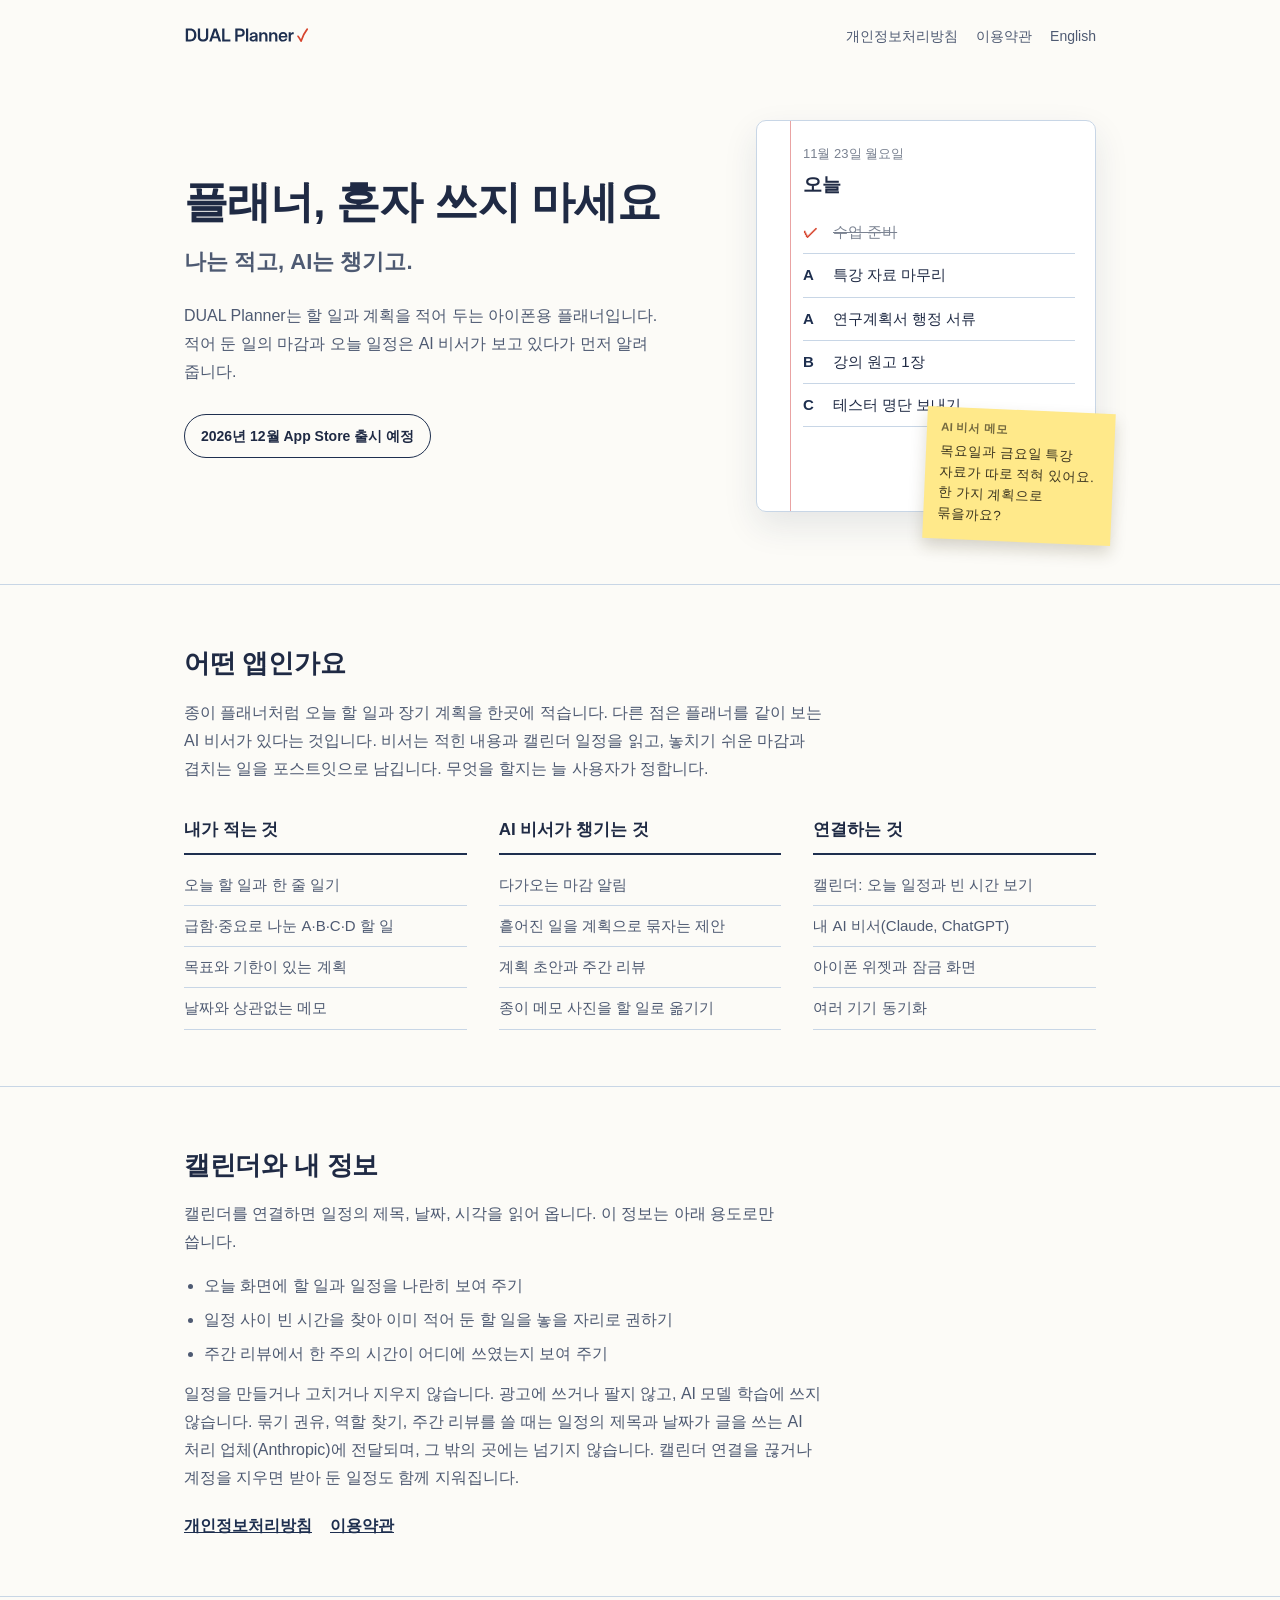
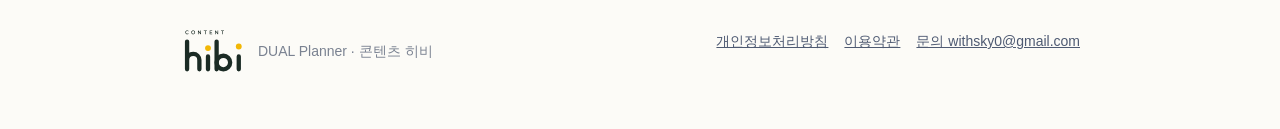
<file: index.html>
<!DOCTYPE html>
<html lang="ko"><head><meta charset="UTF-8"><meta name="viewport" content="width=device-width, initial-scale=1.0, viewport-fit=cover">
<title>DUAL Planner · 나는 적고, AI는 챙기고.</title>
<meta name="description" content="DUAL Planner는 할 일과 계획을 적어 두면 AI 비서가 마감과 일정을 챙겨 주는 아이폰용 플래너입니다.">
<link rel="icon" href="icons/icon-32.png"><link rel="apple-touch-icon" href="icons/icon-180.png"><link rel="stylesheet" href="style.css"></head>
<body>
<div class="wrap">
  <div class="top">
    <a href="./"><img src="brand/wordmark.svg" alt="DUAL Planner"></a>
    <nav><a href="legal/privacy.html">개인정보처리방침</a><a href="legal/terms.html">이용약관</a><a href="en.html" lang="en">English</a></nav>
  </div>

  <div class="hero">
    <div>
      <h1>플래너, 혼자 쓰지 마세요</h1>
      <p class="sub">나는 적고, AI는 챙기고.</p>
      <p class="lead">DUAL Planner는 할 일과 계획을 적어 두는 아이폰용 플래너입니다. 적어 둔 일의 마감과 오늘 일정은 AI 비서가 보고 있다가 먼저 알려 줍니다.</p>
      <span class="status">2026년 12월 App Store 출시 예정</span>
    </div>
    <div class="page" aria-label="앱 화면 예시 그림">
      <p class="day">11월 23일 월요일</p>
      <h2>오늘</h2>
      <ul>
        <li class="done"><b>✓</b><span>수업 준비</span></li>
        <li><b>A</b><span>특강 자료 마무리</span></li>
        <li><b>A</b><span>연구계획서 행정 서류</span></li>
        <li><b>B</b><span>강의 원고 1장</span></li>
        <li><b>C</b><span>테스터 명단 보내기</span></li>
      </ul>
      <div class="postit"><strong>AI 비서 메모</strong>목요일과 금요일 특강 자료가 따로 적혀 있어요. 한 가지 계획으로 묶을까요?</div>
    </div>
  </div>
</div>

<section>
  <div class="wrap">
    <h2>어떤 앱인가요</h2>
    <p>종이 플래너처럼 오늘 할 일과 장기 계획을 한곳에 적습니다. 다른 점은 플래너를 같이 보는 AI 비서가 있다는 것입니다. 비서는 적힌 내용과 캘린더 일정을 읽고, 놓치기 쉬운 마감과 겹치는 일을 포스트잇으로 남깁니다. 무엇을 할지는 늘 사용자가 정합니다.</p>
    <div class="cols">
      <div>
        <h3>내가 적는 것</h3>
        <ul>
          <li>오늘 할 일과 한 줄 일기</li>
          <li>급함·중요로 나눈 A·B·C·D 할 일</li>
          <li>목표와 기한이 있는 계획</li>
          <li>날짜와 상관없는 메모</li>
        </ul>
      </div>
      <div>
        <h3>AI 비서가 챙기는 것</h3>
        <ul>
          <li>다가오는 마감 알림</li>
          <li>흩어진 일을 계획으로 묶자는 제안</li>
          <li>계획 초안과 주간 리뷰</li>
          <li>종이 메모 사진을 할 일로 옮기기</li>
        </ul>
      </div>
      <div>
        <h3>연결하는 것</h3>
        <ul>
          <li>캘린더: 오늘 일정과 빈 시간 보기</li>
          <li>내 AI 비서(Claude, ChatGPT)</li>
          <li>아이폰 위젯과 잠금 화면</li>
          <li>여러 기기 동기화</li>
        </ul>
      </div>
    </div>
  </div>
</section>

<section class="data">
  <div class="wrap">
    <h2>캘린더와 내 정보</h2>
    <p>캘린더를 연결하면 일정의 제목, 날짜, 시각을 읽어 옵니다. 이 정보는 아래 용도로만 씁니다.</p>
    <ul>
      <li>오늘 화면에 할 일과 일정을 나란히 보여 주기</li>
      <li>일정 사이 빈 시간을 찾아 이미 적어 둔 할 일을 놓을 자리로 권하기</li>
      <li>주간 리뷰에서 한 주의 시간이 어디에 쓰였는지 보여 주기</li>
    </ul>
    <p>일정을 만들거나 고치거나 지우지 않습니다. 광고에 쓰거나 팔지 않고, AI 모델 학습에 쓰지 않습니다. 묶기 권유, 역할 찾기, 주간 리뷰를 쓸 때는 일정의 제목과 날짜가 글을 쓰는 AI 처리 업체(Anthropic)에 전달되며, 그 밖의 곳에는 넘기지 않습니다. 캘린더 연결을 끊거나 계정을 지우면 받아 둔 일정도 함께 지워집니다.</p>
    <p class="links"><a href="legal/privacy.html">개인정보처리방침</a><a href="legal/terms.html">이용약관</a></p>
  </div>
</section>

<footer>
  <div class="wrap">
    <span class="by"><img src="brand/hibi-logo.svg" alt="Content Hibi" width="60" height="44">DUAL Planner · 콘텐츠 히비</span>
    <span><a href="legal/privacy.html">개인정보처리방침</a><a href="legal/terms.html">이용약관</a><a href="mailto:withsky0@gmail.com">문의 withsky0@gmail.com</a></span>
  </div>
</footer>
</body></html>
</file>
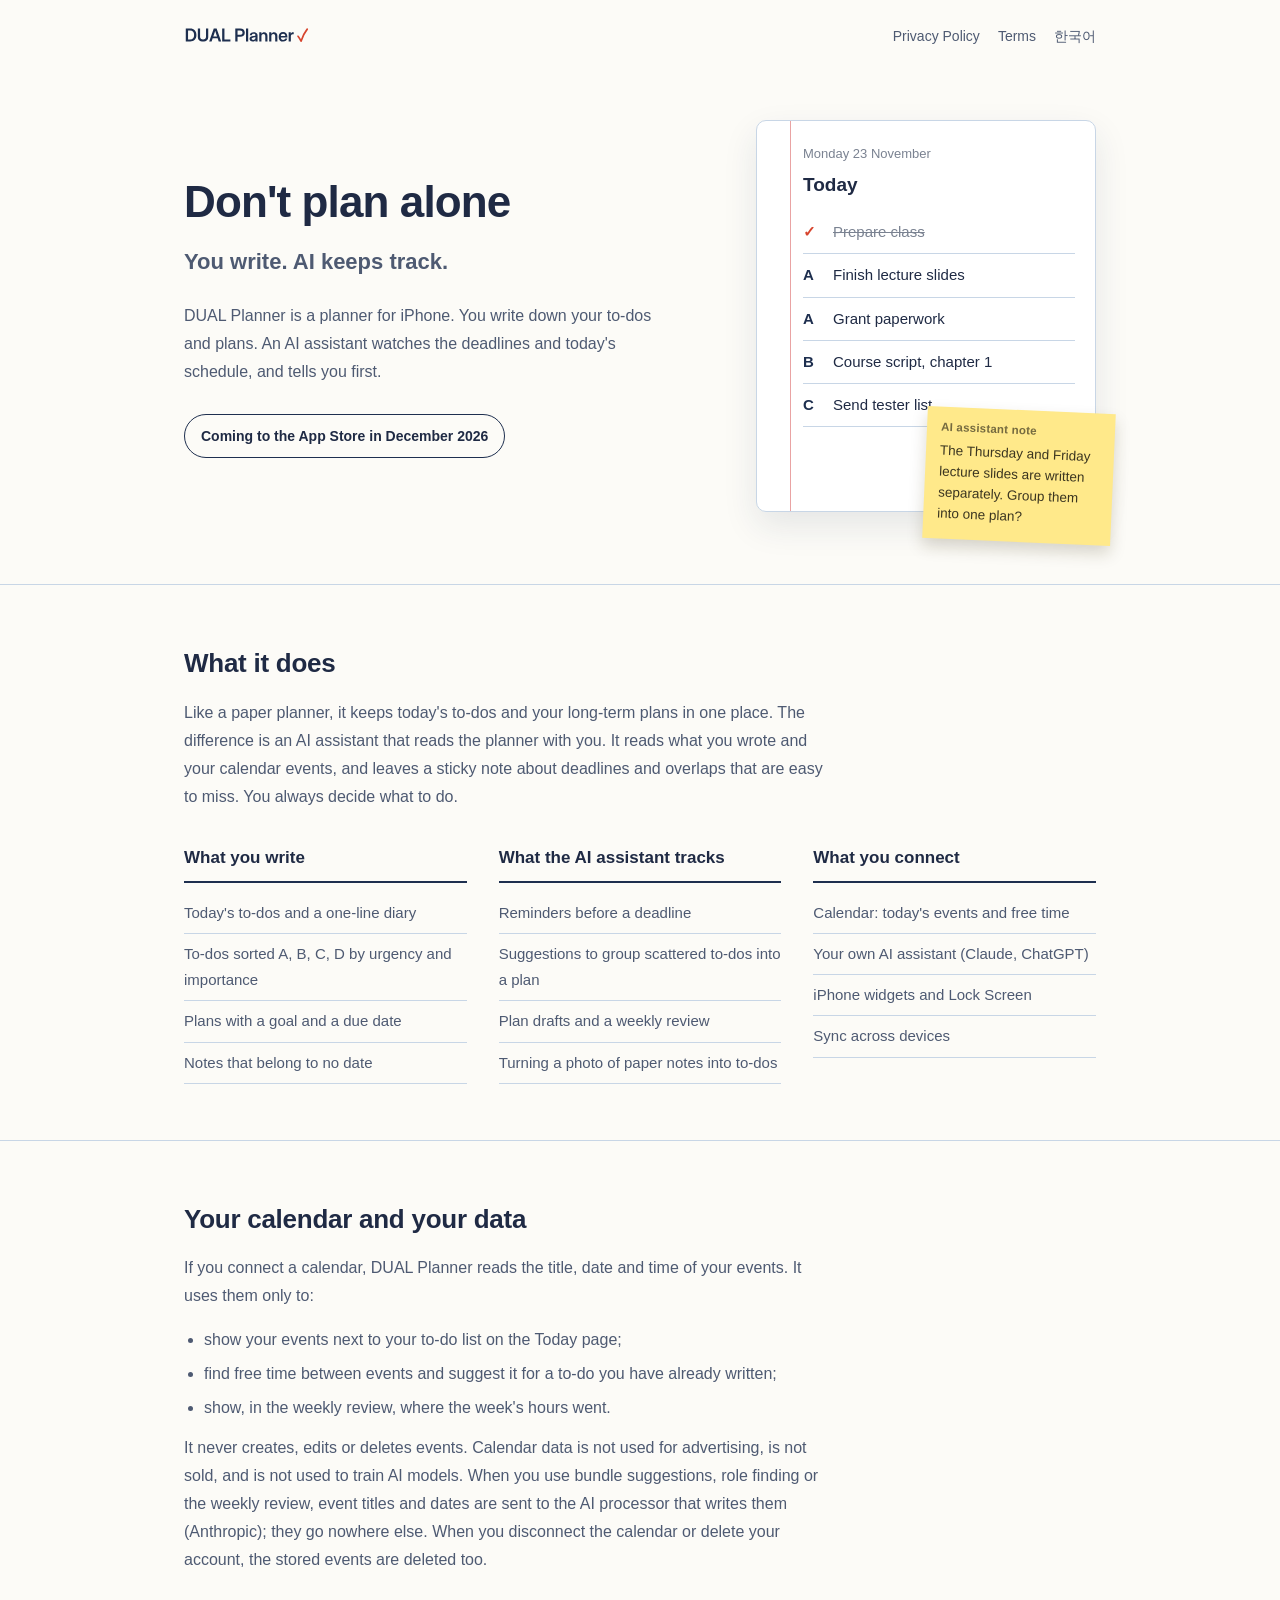
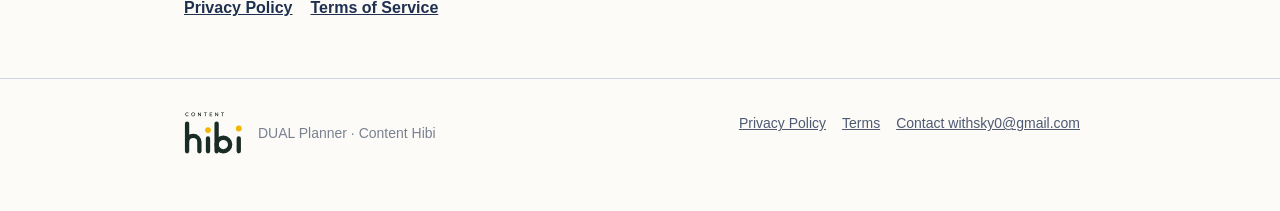
<file: en.html>
<!DOCTYPE html>
<html lang="en"><head><meta charset="UTF-8"><meta name="viewport" content="width=device-width, initial-scale=1.0, viewport-fit=cover">
<title>DUAL Planner · You write. AI keeps track.</title>
<meta name="description" content="DUAL Planner is an iPhone planner. You write down your to-dos and plans, and an AI assistant keeps track of deadlines and your schedule.">
<link rel="icon" href="icons/icon-32.png"><link rel="apple-touch-icon" href="icons/icon-180.png"><link rel="stylesheet" href="style.css"></head>
<body>
<div class="wrap">
  <div class="top">
    <a href="en.html"><img src="brand/wordmark.svg" alt="DUAL Planner"></a>
    <nav><a href="legal/privacy.en.html">Privacy Policy</a><a href="legal/terms.en.html">Terms</a><a href="./" lang="ko">한국어</a></nav>
  </div>

  <div class="hero">
    <div>
      <h1>Don't plan alone</h1>
      <p class="sub">You write. AI keeps track.</p>
      <p class="lead">DUAL Planner is a planner for iPhone. You write down your to-dos and plans. An AI assistant watches the deadlines and today's schedule, and tells you first.</p>
      <span class="status">Coming to the App Store in December 2026</span>
    </div>
    <div class="page" aria-label="Illustration of an app screen">
      <p class="day">Monday 23 November</p>
      <h2>Today</h2>
      <ul>
        <li class="done"><b>✓</b><span>Prepare class</span></li>
        <li><b>A</b><span>Finish lecture slides</span></li>
        <li><b>A</b><span>Grant paperwork</span></li>
        <li><b>B</b><span>Course script, chapter 1</span></li>
        <li><b>C</b><span>Send tester list</span></li>
      </ul>
      <div class="postit"><strong>AI assistant note</strong>The Thursday and Friday lecture slides are written separately. Group them into one plan?</div>
    </div>
  </div>
</div>

<section>
  <div class="wrap">
    <h2>What it does</h2>
    <p>Like a paper planner, it keeps today's to-dos and your long-term plans in one place. The difference is an AI assistant that reads the planner with you. It reads what you wrote and your calendar events, and leaves a sticky note about deadlines and overlaps that are easy to miss. You always decide what to do.</p>
    <div class="cols">
      <div>
        <h3>What you write</h3>
        <ul>
          <li>Today's to-dos and a one-line diary</li>
          <li>To-dos sorted A, B, C, D by urgency and importance</li>
          <li>Plans with a goal and a due date</li>
          <li>Notes that belong to no date</li>
        </ul>
      </div>
      <div>
        <h3>What the AI assistant tracks</h3>
        <ul>
          <li>Reminders before a deadline</li>
          <li>Suggestions to group scattered to-dos into a plan</li>
          <li>Plan drafts and a weekly review</li>
          <li>Turning a photo of paper notes into to-dos</li>
        </ul>
      </div>
      <div>
        <h3>What you connect</h3>
        <ul>
          <li>Calendar: today's events and free time</li>
          <li>Your own AI assistant (Claude, ChatGPT)</li>
          <li>iPhone widgets and Lock Screen</li>
          <li>Sync across devices</li>
        </ul>
      </div>
    </div>
  </div>
</section>

<section class="data">
  <div class="wrap">
    <h2>Your calendar and your data</h2>
    <p>If you connect a calendar, DUAL Planner reads the title, date and time of your events. It uses them only to:</p>
    <ul>
      <li>show your events next to your to-do list on the Today page;</li>
      <li>find free time between events and suggest it for a to-do you have already written;</li>
      <li>show, in the weekly review, where the week's hours went.</li>
    </ul>
    <p>It never creates, edits or deletes events. Calendar data is not used for advertising, is not sold, and is not used to train AI models. When you use bundle suggestions, role finding or the weekly review, event titles and dates are sent to the AI processor that writes them (Anthropic); they go nowhere else. When you disconnect the calendar or delete your account, the stored events are deleted too.</p>
    <p class="links"><a href="legal/privacy.en.html">Privacy Policy</a><a href="legal/terms.en.html">Terms of Service</a></p>
  </div>
</section>

<footer>
  <div class="wrap">
    <span class="by"><img src="brand/hibi-logo.svg" alt="Content Hibi" width="60" height="44">DUAL Planner · Content Hibi</span>
    <span><a href="legal/privacy.en.html">Privacy Policy</a><a href="legal/terms.en.html">Terms</a><a href="mailto:withsky0@gmail.com">Contact withsky0@gmail.com</a></span>
  </div>
</footer>
</body></html>
</file>
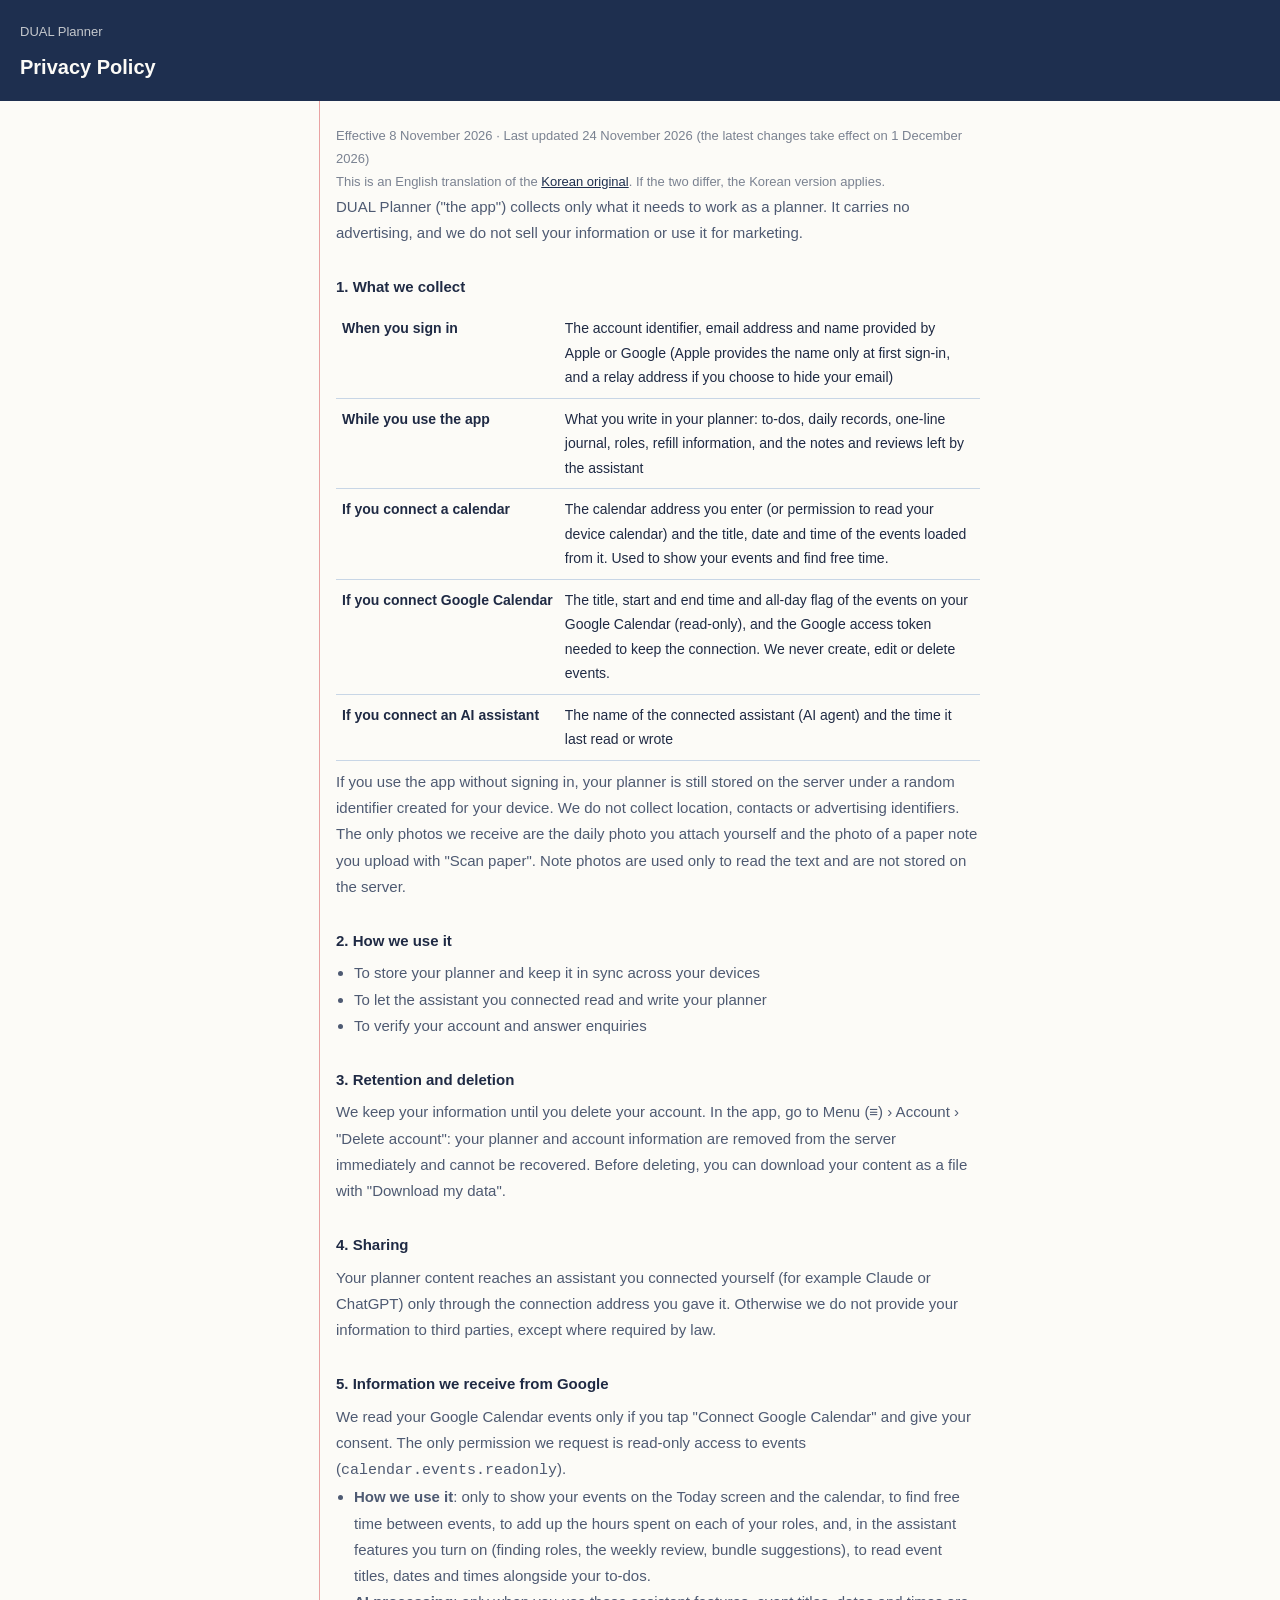
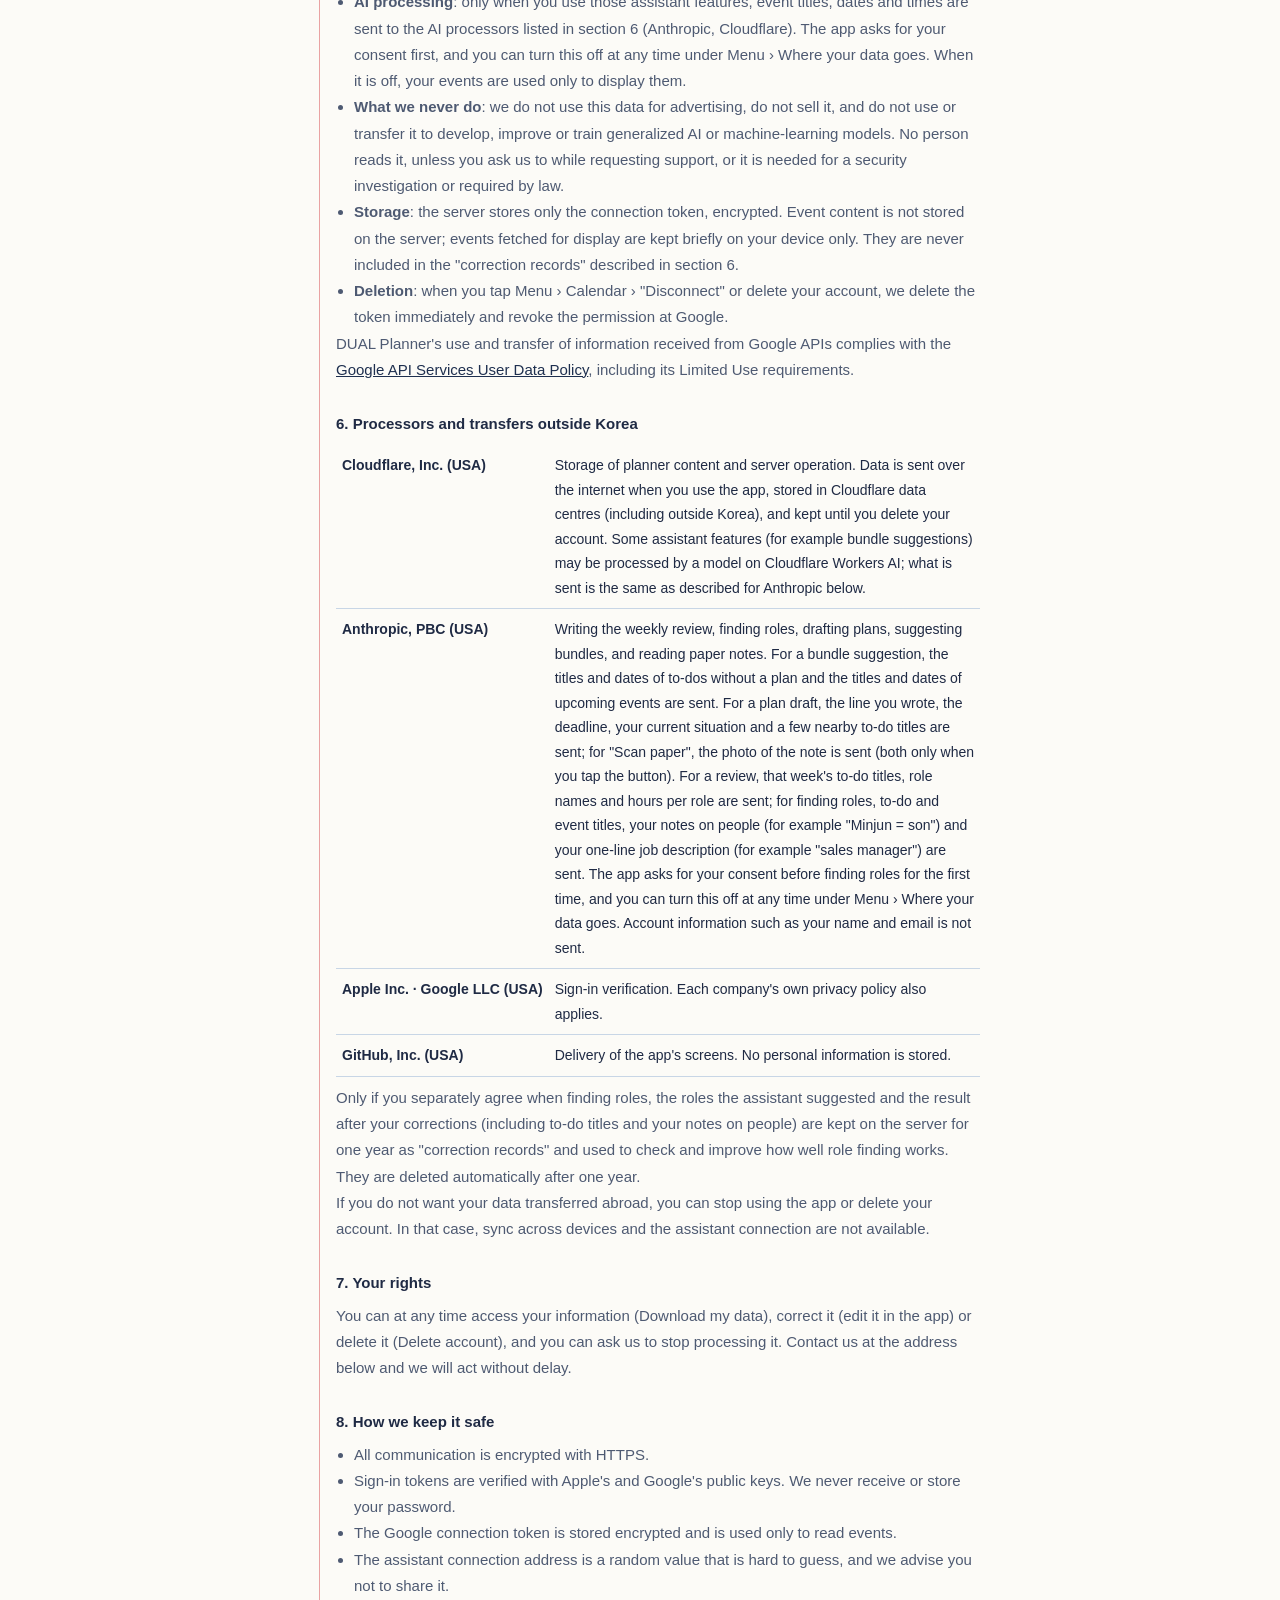
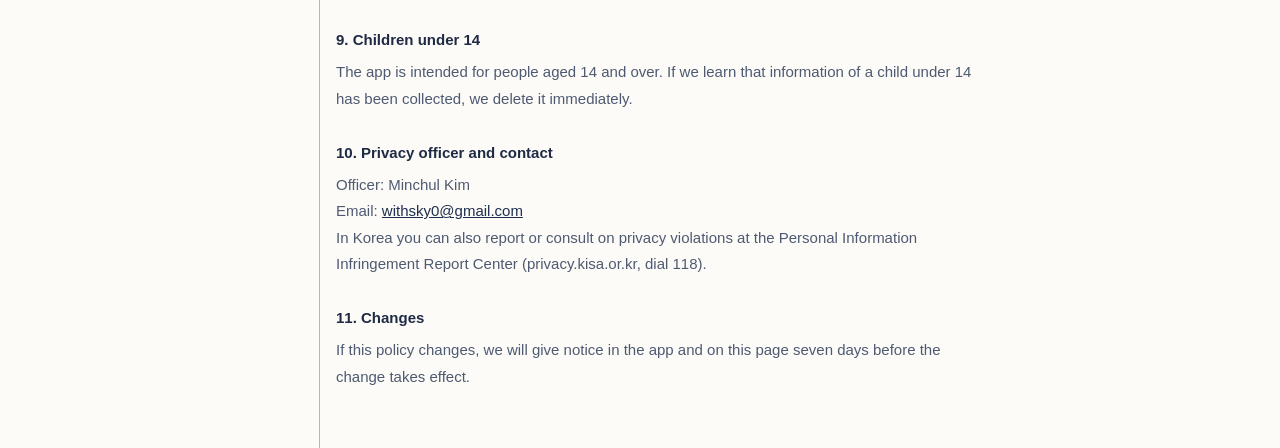
<file: legal/privacy.en.html>
<!DOCTYPE html>
<html lang="en"><head><meta charset="UTF-8"><meta name="viewport" content="width=device-width, initial-scale=1.0, viewport-fit=cover">
<title>Privacy Policy · DUAL Planner</title><link rel="icon" href="../icons/icon-32.png"><link rel="stylesheet" href="_style.css"></head>
<body>
<header><a href="../">DUAL Planner</a><h1>Privacy Policy</h1></header>
<main>
<p class="date">Effective 8 November 2026 · Last updated 24 November 2026 (the latest changes take effect on 1 December 2026)</p>
<p class="date">This is an English translation of the <a href="privacy.html">Korean original</a>. If the two differ, the Korean version applies.</p>
<p>DUAL Planner ("the app") collects only what it needs to work as a planner. It carries no advertising, and we do not sell your information or use it for marketing.</p>

<h2>1. What we collect</h2>
<table>
<tr><th>When you sign in</th><td>The account identifier, email address and name provided by Apple or Google (Apple provides the name only at first sign-in, and a relay address if you choose to hide your email)</td></tr>
<tr><th>While you use the app</th><td>What you write in your planner: to-dos, daily records, one-line journal, roles, refill information, and the notes and reviews left by the assistant</td></tr>
<tr><th>If you connect a calendar</th><td>The calendar address you enter (or permission to read your device calendar) and the title, date and time of the events loaded from it. Used to show your events and find free time.</td></tr>
<tr><th>If you connect Google Calendar</th><td>The title, start and end time and all-day flag of the events on your Google Calendar (read-only), and the Google access token needed to keep the connection. We never create, edit or delete events.</td></tr>
<tr><th>If you connect an AI assistant</th><td>The name of the connected assistant (AI agent) and the time it last read or wrote</td></tr>
</table>
<p>If you use the app without signing in, your planner is still stored on the server under a random identifier created for your device. We do not collect location, contacts or advertising identifiers. The only photos we receive are the daily photo you attach yourself and the photo of a paper note you upload with "Scan paper". Note photos are used only to read the text and are not stored on the server.</p>

<h2>2. How we use it</h2>
<ul>
<li>To store your planner and keep it in sync across your devices</li>
<li>To let the assistant you connected read and write your planner</li>
<li>To verify your account and answer enquiries</li>
</ul>

<h2>3. Retention and deletion</h2>
<p>We keep your information until you delete your account. In the app, go to Menu (≡) › Account › "Delete account": your planner and account information are removed from the server immediately and cannot be recovered. Before deleting, you can download your content as a file with "Download my data".</p>

<h2>4. Sharing</h2>
<p>Your planner content reaches an assistant you connected yourself (for example Claude or ChatGPT) only through the connection address you gave it. Otherwise we do not provide your information to third parties, except where required by law.</p>

<h2>5. Information we receive from Google</h2>
<p>We read your Google Calendar events only if you tap "Connect Google Calendar" and give your consent. The only permission we request is read-only access to events (<code>calendar.events.readonly</code>).</p>
<ul>
<li><b>How we use it</b>: only to show your events on the Today screen and the calendar, to find free time between events, to add up the hours spent on each of your roles, and, in the assistant features you turn on (finding roles, the weekly review, bundle suggestions), to read event titles, dates and times alongside your to-dos.</li>
<li><b>AI processing</b>: only when you use those assistant features, event titles, dates and times are sent to the AI processors listed in section 6 (Anthropic, Cloudflare). The app asks for your consent first, and you can turn this off at any time under Menu › Where your data goes. When it is off, your events are used only to display them.</li>
<li><b>What we never do</b>: we do not use this data for advertising, do not sell it, and do not use or transfer it to develop, improve or train generalized AI or machine-learning models. No person reads it, unless you ask us to while requesting support, or it is needed for a security investigation or required by law.</li>
<li><b>Storage</b>: the server stores only the connection token, encrypted. Event content is not stored on the server; events fetched for display are kept briefly on your device only. They are never included in the "correction records" described in section 6.</li>
<li><b>Deletion</b>: when you tap Menu › Calendar › "Disconnect" or delete your account, we delete the token immediately and revoke the permission at Google.</li>
</ul>
<p>DUAL Planner's use and transfer of information received from Google APIs complies with the <a href="https://developers.google.com/terms/api-services-user-data-policy">Google API Services User Data Policy</a>, including its Limited Use requirements.</p>

<h2>6. Processors and transfers outside Korea</h2>
<table>
<tr><th>Cloudflare, Inc. (USA)</th><td>Storage of planner content and server operation. Data is sent over the internet when you use the app, stored in Cloudflare data centres (including outside Korea), and kept until you delete your account. Some assistant features (for example bundle suggestions) may be processed by a model on Cloudflare Workers AI; what is sent is the same as described for Anthropic below.</td></tr>
<tr><th>Anthropic, PBC (USA)</th><td>Writing the weekly review, finding roles, drafting plans, suggesting bundles, and reading paper notes. For a bundle suggestion, the titles and dates of to-dos without a plan and the titles and dates of upcoming events are sent. For a plan draft, the line you wrote, the deadline, your current situation and a few nearby to-do titles are sent; for "Scan paper", the photo of the note is sent (both only when you tap the button). For a review, that week's to-do titles, role names and hours per role are sent; for finding roles, to-do and event titles, your notes on people (for example "Minjun = son") and your one-line job description (for example "sales manager") are sent. The app asks for your consent before finding roles for the first time, and you can turn this off at any time under Menu › Where your data goes. Account information such as your name and email is not sent.</td></tr>
<tr><th>Apple Inc. · Google LLC (USA)</th><td>Sign-in verification. Each company's own privacy policy also applies.</td></tr>
<tr><th>GitHub, Inc. (USA)</th><td>Delivery of the app's screens. No personal information is stored.</td></tr>
</table>
<p>Only if you separately agree when finding roles, the roles the assistant suggested and the result after your corrections (including to-do titles and your notes on people) are kept on the server for one year as "correction records" and used to check and improve how well role finding works. They are deleted automatically after one year.</p>
<p>If you do not want your data transferred abroad, you can stop using the app or delete your account. In that case, sync across devices and the assistant connection are not available.</p>

<h2>7. Your rights</h2>
<p>You can at any time access your information (Download my data), correct it (edit it in the app) or delete it (Delete account), and you can ask us to stop processing it. Contact us at the address below and we will act without delay.</p>

<h2>8. How we keep it safe</h2>
<ul>
<li>All communication is encrypted with HTTPS.</li>
<li>Sign-in tokens are verified with Apple's and Google's public keys. We never receive or store your password.</li>
<li>The Google connection token is stored encrypted and is used only to read events.</li>
<li>The assistant connection address is a random value that is hard to guess, and we advise you not to share it.</li>
</ul>

<h2>9. Children under 14</h2>
<p>The app is intended for people aged 14 and over. If we learn that information of a child under 14 has been collected, we delete it immediately.</p>

<h2>10. Privacy officer and contact</h2>
<p>Officer: Minchul Kim<br>Email: <a href="mailto:withsky0@gmail.com">withsky0@gmail.com</a></p>
<p>In Korea you can also report or consult on privacy violations at the Personal Information Infringement Report Center (privacy.kisa.or.kr, dial 118).</p>

<h2>11. Changes</h2>
<p>If this policy changes, we will give notice in the app and on this page seven days before the change takes effect.</p>
</main>
</body></html>
</file>
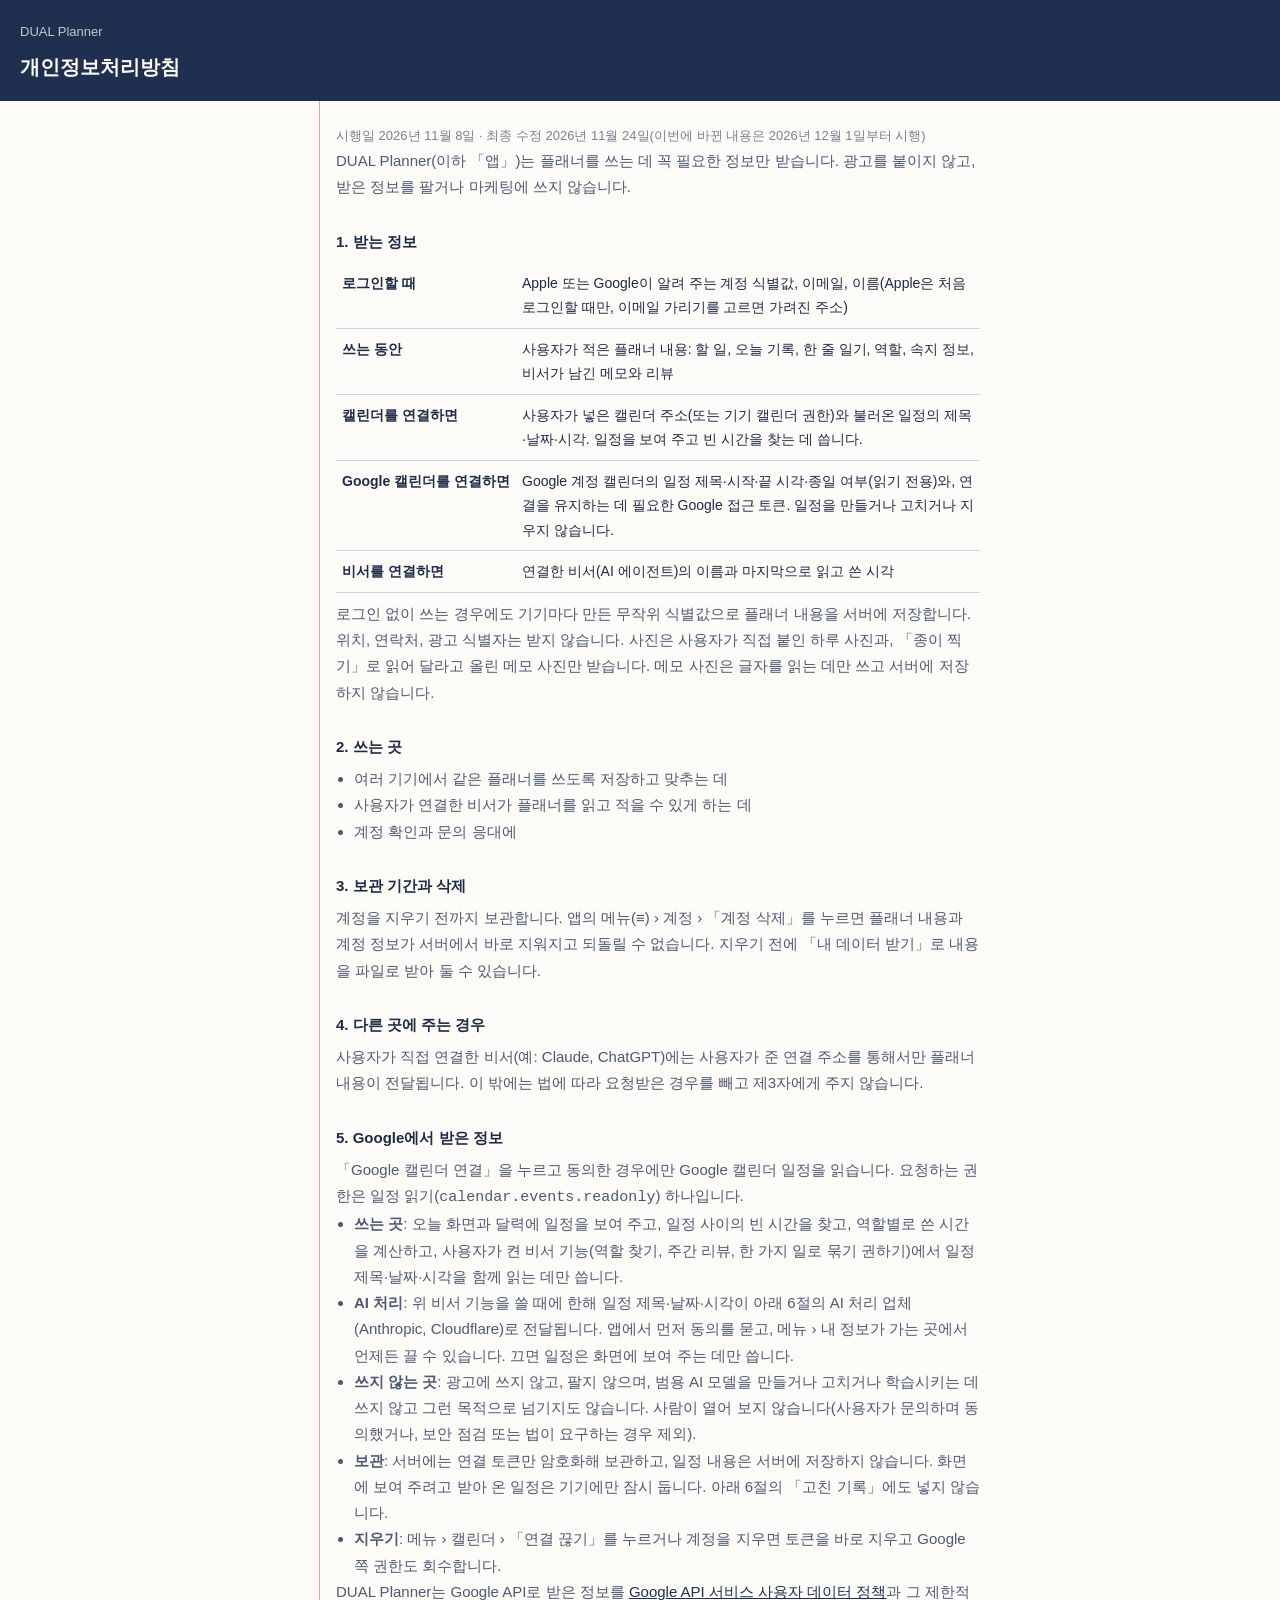
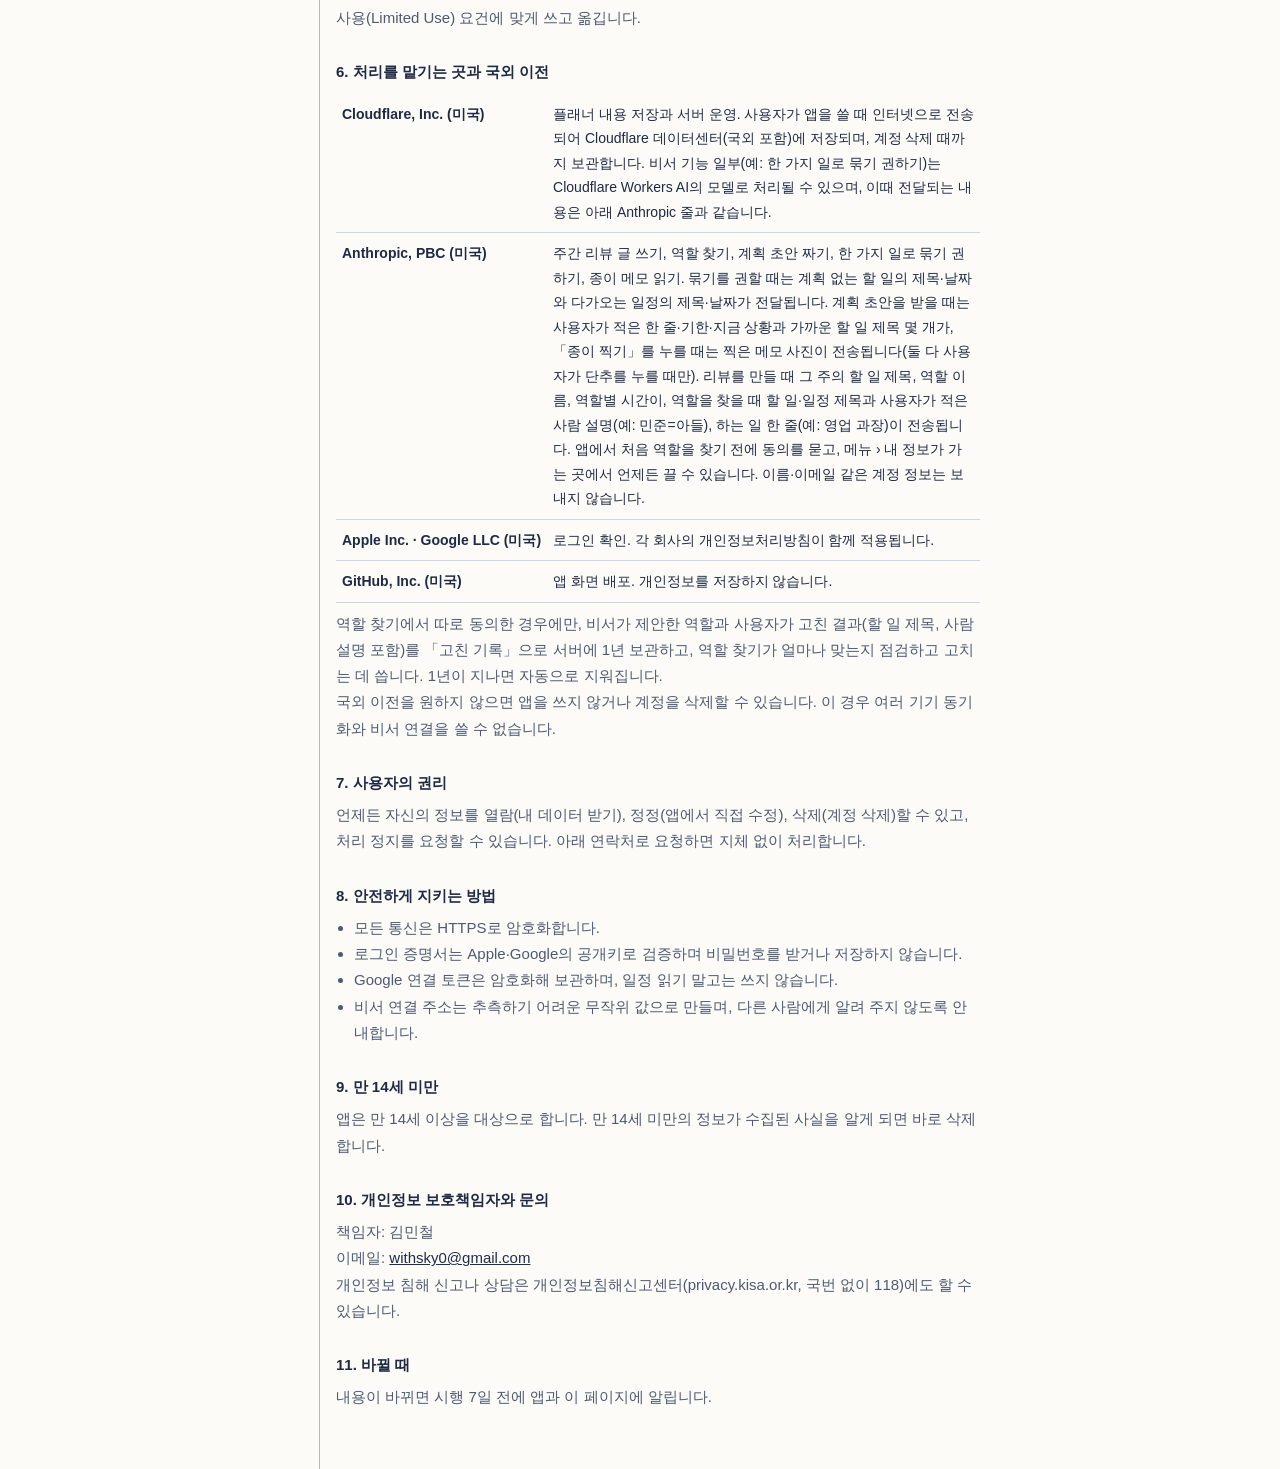
<file: legal/privacy.html>
<!DOCTYPE html>
<html lang="ko"><head><meta charset="UTF-8"><meta name="viewport" content="width=device-width, initial-scale=1.0, viewport-fit=cover">
<title>개인정보처리방침 · DUAL Planner</title><link rel="icon" href="../icons/icon-32.png"><link rel="stylesheet" href="_style.css"></head>
<body>
<header><a href="../">DUAL Planner</a><h1>개인정보처리방침</h1></header>
<main>
<p class="date">시행일 2026년 11월 8일 · 최종 수정 2026년 11월 24일(이번에 바뀐 내용은 2026년 12월 1일부터 시행)</p>
<p>DUAL Planner(이하 「앱」)는 플래너를 쓰는 데 꼭 필요한 정보만 받습니다. 광고를 붙이지 않고, 받은 정보를 팔거나 마케팅에 쓰지 않습니다.</p>

<h2>1. 받는 정보</h2>
<table>
<tr><th>로그인할 때</th><td>Apple 또는 Google이 알려 주는 계정 식별값, 이메일, 이름(Apple은 처음 로그인할 때만, 이메일 가리기를 고르면 가려진 주소)</td></tr>
<tr><th>쓰는 동안</th><td>사용자가 적은 플래너 내용: 할 일, 오늘 기록, 한 줄 일기, 역할, 속지 정보, 비서가 남긴 메모와 리뷰</td></tr>
<tr><th>캘린더를 연결하면</th><td>사용자가 넣은 캘린더 주소(또는 기기 캘린더 권한)와 불러온 일정의 제목·날짜·시각. 일정을 보여 주고 빈 시간을 찾는 데 씁니다.</td></tr>
<tr><th>Google 캘린더를 연결하면</th><td>Google 계정 캘린더의 일정 제목·시작·끝 시각·종일 여부(읽기 전용)와, 연결을 유지하는 데 필요한 Google 접근 토큰. 일정을 만들거나 고치거나 지우지 않습니다.</td></tr>
<tr><th>비서를 연결하면</th><td>연결한 비서(AI 에이전트)의 이름과 마지막으로 읽고 쓴 시각</td></tr>
</table>
<p>로그인 없이 쓰는 경우에도 기기마다 만든 무작위 식별값으로 플래너 내용을 서버에 저장합니다. 위치, 연락처, 광고 식별자는 받지 않습니다. 사진은 사용자가 직접 붙인 하루 사진과, 「종이 찍기」로 읽어 달라고 올린 메모 사진만 받습니다. 메모 사진은 글자를 읽는 데만 쓰고 서버에 저장하지 않습니다.</p>

<h2>2. 쓰는 곳</h2>
<ul>
<li>여러 기기에서 같은 플래너를 쓰도록 저장하고 맞추는 데</li>
<li>사용자가 연결한 비서가 플래너를 읽고 적을 수 있게 하는 데</li>
<li>계정 확인과 문의 응대에</li>
</ul>

<h2>3. 보관 기간과 삭제</h2>
<p>계정을 지우기 전까지 보관합니다. 앱의 메뉴(≡) › 계정 › 「계정 삭제」를 누르면 플래너 내용과 계정 정보가 서버에서 바로 지워지고 되돌릴 수 없습니다. 지우기 전에 「내 데이터 받기」로 내용을 파일로 받아 둘 수 있습니다.</p>

<h2>4. 다른 곳에 주는 경우</h2>
<p>사용자가 직접 연결한 비서(예: Claude, ChatGPT)에는 사용자가 준 연결 주소를 통해서만 플래너 내용이 전달됩니다. 이 밖에는 법에 따라 요청받은 경우를 빼고 제3자에게 주지 않습니다.</p>

<h2>5. Google에서 받은 정보</h2>
<p>「Google 캘린더 연결」을 누르고 동의한 경우에만 Google 캘린더 일정을 읽습니다. 요청하는 권한은 일정 읽기(<code>calendar.events.readonly</code>) 하나입니다.</p>
<ul>
<li><b>쓰는 곳</b>: 오늘 화면과 달력에 일정을 보여 주고, 일정 사이의 빈 시간을 찾고, 역할별로 쓴 시간을 계산하고, 사용자가 켠 비서 기능(역할 찾기, 주간 리뷰, 한 가지 일로 묶기 권하기)에서 일정 제목·날짜·시각을 함께 읽는 데만 씁니다.</li>
<li><b>AI 처리</b>: 위 비서 기능을 쓸 때에 한해 일정 제목·날짜·시각이 아래 6절의 AI 처리 업체(Anthropic, Cloudflare)로 전달됩니다. 앱에서 먼저 동의를 묻고, 메뉴 › 내 정보가 가는 곳에서 언제든 끌 수 있습니다. 끄면 일정은 화면에 보여 주는 데만 씁니다.</li>
<li><b>쓰지 않는 곳</b>: 광고에 쓰지 않고, 팔지 않으며, 범용 AI 모델을 만들거나 고치거나 학습시키는 데 쓰지 않고 그런 목적으로 넘기지도 않습니다. 사람이 열어 보지 않습니다(사용자가 문의하며 동의했거나, 보안 점검 또는 법이 요구하는 경우 제외).</li>
<li><b>보관</b>: 서버에는 연결 토큰만 암호화해 보관하고, 일정 내용은 서버에 저장하지 않습니다. 화면에 보여 주려고 받아 온 일정은 기기에만 잠시 둡니다. 아래 6절의 「고친 기록」에도 넣지 않습니다.</li>
<li><b>지우기</b>: 메뉴 › 캘린더 › 「연결 끊기」를 누르거나 계정을 지우면 토큰을 바로 지우고 Google 쪽 권한도 회수합니다.</li>
</ul>
<p>DUAL Planner는 Google API로 받은 정보를 <a href="https://developers.google.com/terms/api-services-user-data-policy">Google API 서비스 사용자 데이터 정책</a>과 그 제한적 사용(Limited Use) 요건에 맞게 쓰고 옮깁니다.</p>

<h2>6. 처리를 맡기는 곳과 국외 이전</h2>
<table>
<tr><th>Cloudflare, Inc. (미국)</th><td>플래너 내용 저장과 서버 운영. 사용자가 앱을 쓸 때 인터넷으로 전송되어 Cloudflare 데이터센터(국외 포함)에 저장되며, 계정 삭제 때까지 보관합니다. 비서 기능 일부(예: 한 가지 일로 묶기 권하기)는 Cloudflare Workers AI의 모델로 처리될 수 있으며, 이때 전달되는 내용은 아래 Anthropic 줄과 같습니다.</td></tr>
<tr><th>Anthropic, PBC (미국)</th><td>주간 리뷰 글 쓰기, 역할 찾기, 계획 초안 짜기, 한 가지 일로 묶기 권하기, 종이 메모 읽기. 묶기를 권할 때는 계획 없는 할 일의 제목·날짜와 다가오는 일정의 제목·날짜가 전달됩니다. 계획 초안을 받을 때는 사용자가 적은 한 줄·기한·지금 상황과 가까운 할 일 제목 몇 개가, 「종이 찍기」를 누를 때는 찍은 메모 사진이 전송됩니다(둘 다 사용자가 단추를 누를 때만). 리뷰를 만들 때 그 주의 할 일 제목, 역할 이름, 역할별 시간이, 역할을 찾을 때 할 일·일정 제목과 사용자가 적은 사람 설명(예: 민준=아들), 하는 일 한 줄(예: 영업 과장)이 전송됩니다. 앱에서 처음 역할을 찾기 전에 동의를 묻고, 메뉴 › 내 정보가 가는 곳에서 언제든 끌 수 있습니다. 이름·이메일 같은 계정 정보는 보내지 않습니다.</td></tr>
<tr><th>Apple Inc. · Google LLC (미국)</th><td>로그인 확인. 각 회사의 개인정보처리방침이 함께 적용됩니다.</td></tr>
<tr><th>GitHub, Inc. (미국)</th><td>앱 화면 배포. 개인정보를 저장하지 않습니다.</td></tr>
</table>
<p>역할 찾기에서 따로 동의한 경우에만, 비서가 제안한 역할과 사용자가 고친 결과(할 일 제목, 사람 설명 포함)를 「고친 기록」으로 서버에 1년 보관하고, 역할 찾기가 얼마나 맞는지 점검하고 고치는 데 씁니다. 1년이 지나면 자동으로 지워집니다.</p>
<p>국외 이전을 원하지 않으면 앱을 쓰지 않거나 계정을 삭제할 수 있습니다. 이 경우 여러 기기 동기화와 비서 연결을 쓸 수 없습니다.</p>

<h2>7. 사용자의 권리</h2>
<p>언제든 자신의 정보를 열람(내 데이터 받기), 정정(앱에서 직접 수정), 삭제(계정 삭제)할 수 있고, 처리 정지를 요청할 수 있습니다. 아래 연락처로 요청하면 지체 없이 처리합니다.</p>

<h2>8. 안전하게 지키는 방법</h2>
<ul>
<li>모든 통신은 HTTPS로 암호화합니다.</li>
<li>로그인 증명서는 Apple·Google의 공개키로 검증하며 비밀번호를 받거나 저장하지 않습니다.</li>
<li>Google 연결 토큰은 암호화해 보관하며, 일정 읽기 말고는 쓰지 않습니다.</li>
<li>비서 연결 주소는 추측하기 어려운 무작위 값으로 만들며, 다른 사람에게 알려 주지 않도록 안내합니다.</li>
</ul>

<h2>9. 만 14세 미만</h2>
<p>앱은 만 14세 이상을 대상으로 합니다. 만 14세 미만의 정보가 수집된 사실을 알게 되면 바로 삭제합니다.</p>

<h2>10. 개인정보 보호책임자와 문의</h2>
<p>책임자: 김민철<br>이메일: <a href="mailto:withsky0@gmail.com">withsky0@gmail.com</a></p>
<p>개인정보 침해 신고나 상담은 개인정보침해신고센터(privacy.kisa.or.kr, 국번 없이 118)에도 할 수 있습니다.</p>

<h2>11. 바뀔 때</h2>
<p>내용이 바뀌면 시행 7일 전에 앱과 이 페이지에 알립니다.</p>
</main>
</body></html>
</file>
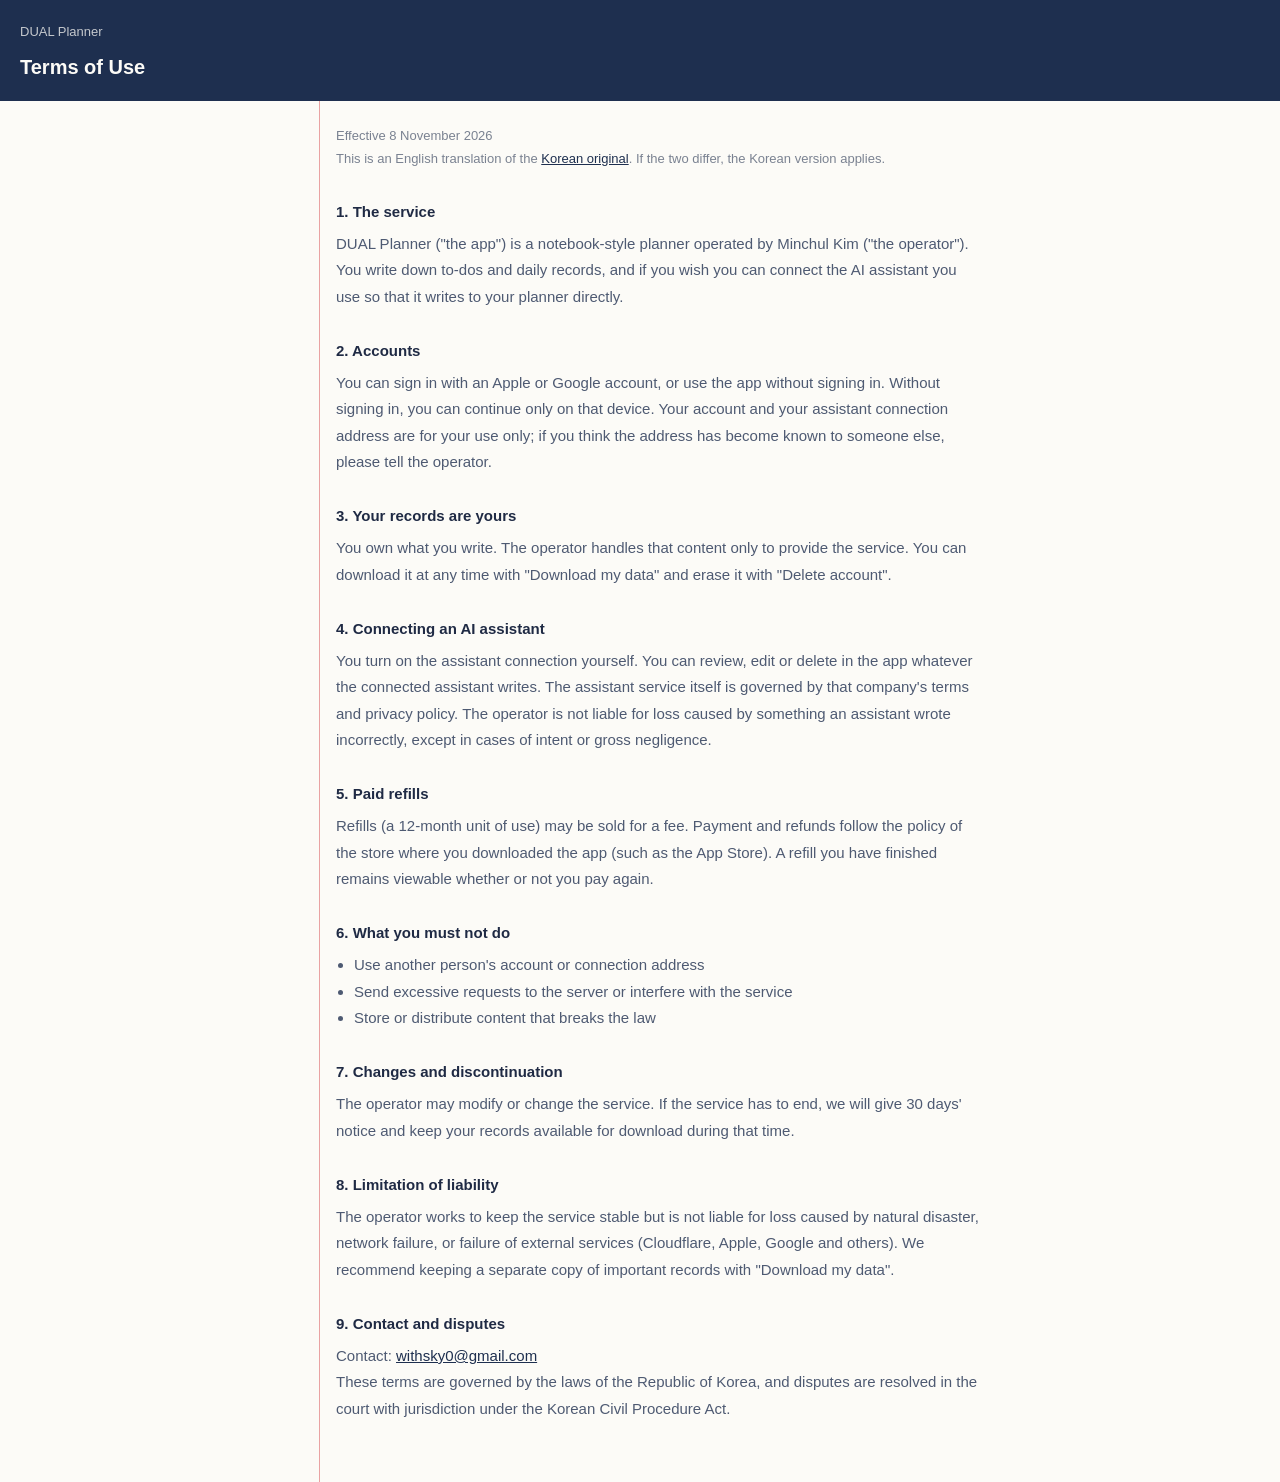
<file: legal/terms.en.html>
<!DOCTYPE html>
<html lang="en"><head><meta charset="UTF-8"><meta name="viewport" content="width=device-width, initial-scale=1.0, viewport-fit=cover">
<title>Terms of Use · DUAL Planner</title><link rel="icon" href="../icons/icon-32.png"><link rel="stylesheet" href="_style.css"></head>
<body>
<header><a href="../">DUAL Planner</a><h1>Terms of Use</h1></header>
<main>
<p class="date">Effective 8 November 2026</p>
<p class="date">This is an English translation of the <a href="terms.html">Korean original</a>. If the two differ, the Korean version applies.</p>

<h2>1. The service</h2>
<p>DUAL Planner ("the app") is a notebook-style planner operated by Minchul Kim ("the operator"). You write down to-dos and daily records, and if you wish you can connect the AI assistant you use so that it writes to your planner directly.</p>

<h2>2. Accounts</h2>
<p>You can sign in with an Apple or Google account, or use the app without signing in. Without signing in, you can continue only on that device. Your account and your assistant connection address are for your use only; if you think the address has become known to someone else, please tell the operator.</p>

<h2>3. Your records are yours</h2>
<p>You own what you write. The operator handles that content only to provide the service. You can download it at any time with "Download my data" and erase it with "Delete account".</p>

<h2>4. Connecting an AI assistant</h2>
<p>You turn on the assistant connection yourself. You can review, edit or delete in the app whatever the connected assistant writes. The assistant service itself is governed by that company's terms and privacy policy. The operator is not liable for loss caused by something an assistant wrote incorrectly, except in cases of intent or gross negligence.</p>

<h2>5. Paid refills</h2>
<p>Refills (a 12-month unit of use) may be sold for a fee. Payment and refunds follow the policy of the store where you downloaded the app (such as the App Store). A refill you have finished remains viewable whether or not you pay again.</p>

<h2>6. What you must not do</h2>
<ul>
<li>Use another person's account or connection address</li>
<li>Send excessive requests to the server or interfere with the service</li>
<li>Store or distribute content that breaks the law</li>
</ul>

<h2>7. Changes and discontinuation</h2>
<p>The operator may modify or change the service. If the service has to end, we will give 30 days' notice and keep your records available for download during that time.</p>

<h2>8. Limitation of liability</h2>
<p>The operator works to keep the service stable but is not liable for loss caused by natural disaster, network failure, or failure of external services (Cloudflare, Apple, Google and others). We recommend keeping a separate copy of important records with "Download my data".</p>

<h2>9. Contact and disputes</h2>
<p>Contact: <a href="mailto:withsky0@gmail.com">withsky0@gmail.com</a><br>These terms are governed by the laws of the Republic of Korea, and disputes are resolved in the court with jurisdiction under the Korean Civil Procedure Act.</p>
</main>
</body></html>
</file>
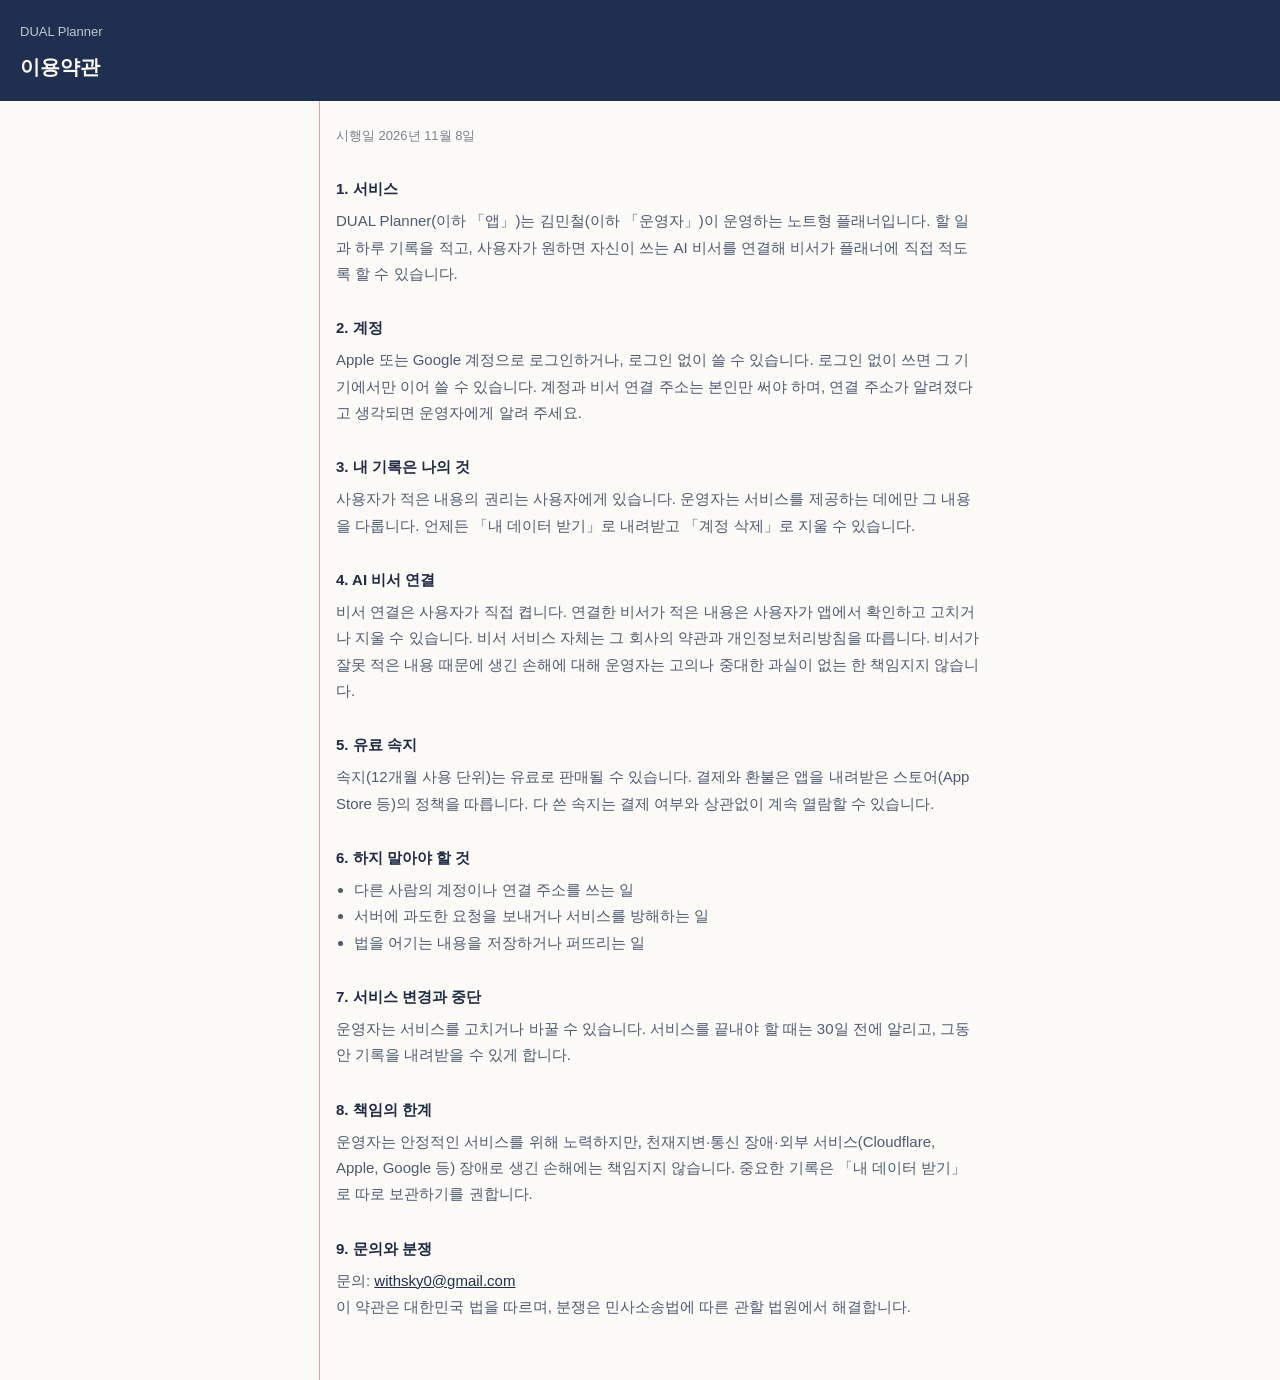
<file: legal/terms.html>
<!DOCTYPE html>
<html lang="ko"><head><meta charset="UTF-8"><meta name="viewport" content="width=device-width, initial-scale=1.0, viewport-fit=cover">
<title>이용약관 · DUAL Planner</title><link rel="icon" href="../icons/icon-32.png"><link rel="stylesheet" href="_style.css"></head>
<body>
<header><a href="../">DUAL Planner</a><h1>이용약관</h1></header>
<main>
<p class="date">시행일 2026년 11월 8일</p>

<h2>1. 서비스</h2>
<p>DUAL Planner(이하 「앱」)는 김민철(이하 「운영자」)이 운영하는 노트형 플래너입니다. 할 일과 하루 기록을 적고, 사용자가 원하면 자신이 쓰는 AI 비서를 연결해 비서가 플래너에 직접 적도록 할 수 있습니다.</p>

<h2>2. 계정</h2>
<p>Apple 또는 Google 계정으로 로그인하거나, 로그인 없이 쓸 수 있습니다. 로그인 없이 쓰면 그 기기에서만 이어 쓸 수 있습니다. 계정과 비서 연결 주소는 본인만 써야 하며, 연결 주소가 알려졌다고 생각되면 운영자에게 알려 주세요.</p>

<h2>3. 내 기록은 나의 것</h2>
<p>사용자가 적은 내용의 권리는 사용자에게 있습니다. 운영자는 서비스를 제공하는 데에만 그 내용을 다룹니다. 언제든 「내 데이터 받기」로 내려받고 「계정 삭제」로 지울 수 있습니다.</p>

<h2>4. AI 비서 연결</h2>
<p>비서 연결은 사용자가 직접 켭니다. 연결한 비서가 적은 내용은 사용자가 앱에서 확인하고 고치거나 지울 수 있습니다. 비서 서비스 자체는 그 회사의 약관과 개인정보처리방침을 따릅니다. 비서가 잘못 적은 내용 때문에 생긴 손해에 대해 운영자는 고의나 중대한 과실이 없는 한 책임지지 않습니다.</p>

<h2>5. 유료 속지</h2>
<p>속지(12개월 사용 단위)는 유료로 판매될 수 있습니다. 결제와 환불은 앱을 내려받은 스토어(App Store 등)의 정책을 따릅니다. 다 쓴 속지는 결제 여부와 상관없이 계속 열람할 수 있습니다.</p>

<h2>6. 하지 말아야 할 것</h2>
<ul>
<li>다른 사람의 계정이나 연결 주소를 쓰는 일</li>
<li>서버에 과도한 요청을 보내거나 서비스를 방해하는 일</li>
<li>법을 어기는 내용을 저장하거나 퍼뜨리는 일</li>
</ul>

<h2>7. 서비스 변경과 중단</h2>
<p>운영자는 서비스를 고치거나 바꿀 수 있습니다. 서비스를 끝내야 할 때는 30일 전에 알리고, 그동안 기록을 내려받을 수 있게 합니다.</p>

<h2>8. 책임의 한계</h2>
<p>운영자는 안정적인 서비스를 위해 노력하지만, 천재지변·통신 장애·외부 서비스(Cloudflare, Apple, Google 등) 장애로 생긴 손해에는 책임지지 않습니다. 중요한 기록은 「내 데이터 받기」로 따로 보관하기를 권합니다.</p>

<h2>9. 문의와 분쟁</h2>
<p>문의: <a href="mailto:withsky0@gmail.com">withsky0@gmail.com</a><br>이 약관은 대한민국 법을 따르며, 분쟁은 민사소송법에 따른 관할 법원에서 해결합니다.</p>
</main>
</body></html>
</file>
<file: style.css>
:root { --paper:#FCFBF7; --ink:#1F2A44; --ink-2:#4E5A72; --muted:#7A8291; --rule:#C8D6E6; --margin:#E9A3A3; --cover:#1E2F4F; --check:#D7452E; --postit:#FFE98A; }
* { margin:0; padding:0; box-sizing:border-box; }
html { -webkit-text-size-adjust:100%; overflow-x:clip; }
body { overflow-x:clip; }
body { background:var(--paper); color:var(--ink); font-family:-apple-system, BlinkMacSystemFont, 'Apple SD Gothic Neo', 'Segoe UI', 'Noto Sans KR', sans-serif; font-size:16px; line-height:1.75; word-break:keep-all; }
a { color:var(--cover); }
.wrap { max-width:960px; margin:0 auto; padding:0 24px; }

.top { display:flex; align-items:center; justify-content:space-between; padding:22px 0; }
.top img { height:20px; display:block; }
.top nav a { font-size:14px; color:var(--ink-2); text-decoration:none; margin-left:18px; }
.top nav a:hover { color:var(--ink); text-decoration:underline; }

.hero { display:grid; grid-template-columns:1fr 340px; gap:48px; align-items:center; padding:48px 0 72px; }
.hero h1 { font-size:44px; line-height:1.25; font-weight:800; letter-spacing:-0.02em; text-wrap:balance; }
.hero .sub { font-size:22px; font-weight:700; color:var(--ink-2); margin-top:14px; }
.hero .lead { margin-top:20px; color:var(--ink-2); max-width:30em; }
.status { display:inline-block; margin-top:28px; padding:9px 16px; border:1.5px solid var(--cover); border-radius:999px; font-size:14px; font-weight:700; }

/* 노트 한 장 */
.page { position:relative; background:#fff; border:1px solid var(--rule); border-radius:10px; padding:22px 20px 84px 46px; box-shadow:0 14px 34px rgba(30,47,79,.10);
  background-image:linear-gradient(to right, transparent 33px, var(--margin) 33px, var(--margin) 34px, transparent 34px); }
.page .day { font-size:13px; color:var(--muted); }
.page h2 { font-size:19px; font-weight:800; margin:2px 0 10px; }
.page ul { list-style:none; }
.page li { display:flex; gap:10px; align-items:baseline; padding:8px 0; border-bottom:1px solid var(--rule); font-size:15px; }
.page li b { flex:none; width:20px; font-weight:800; color:var(--cover); }
.page li.done span { color:var(--muted); text-decoration:line-through; }
.page li.done b { color:var(--check); }
.postit { position:absolute; right:-18px; bottom:-30px; width:188px; background:var(--postit); padding:12px 14px 14px; font-size:13.5px; line-height:1.55; color:#3B3520; transform:rotate(2.5deg); box-shadow:0 8px 16px rgba(60,50,10,.18); }
.postit strong { display:block; font-size:11.5px; letter-spacing:.02em; margin-bottom:4px; opacity:.7; }

section { padding:56px 0; border-top:1px solid var(--rule); }
section h2 { font-size:26px; font-weight:800; letter-spacing:-0.01em; }
section > .wrap > p { color:var(--ink-2); margin-top:12px; max-width:40em; }
.cols { display:grid; grid-template-columns:repeat(3, 1fr); gap:32px; margin-top:32px; }
.cols h3 { font-size:17px; font-weight:800; padding-bottom:8px; border-bottom:2px solid var(--cover); }
.cols ul { list-style:none; margin-top:10px; }
.cols li { padding:7px 0; border-bottom:1px solid var(--rule); color:var(--ink-2); font-size:15px; }
.data ul { margin-top:16px; padding-left:20px; color:var(--ink-2); max-width:42em; }
.data li { margin-top:6px; }
.data .links { margin-top:20px; font-weight:700; }
.data .links a { margin-right:18px; }

footer { border-top:1px solid var(--rule); padding:32px 0 56px; color:var(--muted); font-size:14px; }
footer .wrap { display:flex; flex-wrap:wrap; gap:8px 24px; justify-content:space-between; }
footer a { color:var(--ink-2); margin-right:16px; }
footer .by { display:flex; align-items:center; gap:14px; }
footer .by img { display:block; height:44px; width:auto; }

@media (max-width:780px) {
  .hero { grid-template-columns:1fr; gap:40px; padding:24px 0 80px; }
  .hero h1 { font-size:34px; }
  .hero .sub { font-size:19px; }
  .page { max-width:340px; }
  .postit { right:-8px; }
  .cols { grid-template-columns:1fr; gap:28px; }
  .top { flex-wrap:wrap; gap:10px 16px; }
  .top nav { display:flex; flex-wrap:wrap; gap:4px 14px; }
  .top nav a { margin-left:0; font-size:13px; }
}
</file>
<file: legal/_style.css>
:root { --paper:#FCFBF7; --ink:#1F2A44; --ink-2:#4E5A72; --muted:#7A8291; --rule:#C8D6E6; --margin:#E9A3A3; --cover:#1E2F4F; }
* { margin:0; padding:0; box-sizing:border-box; }
body { background:var(--paper); color:var(--ink); font-family:-apple-system, BlinkMacSystemFont, 'Apple SD Gothic Neo', 'Segoe UI', 'Noto Sans KR', sans-serif; font-size:15px; line-height:1.75; -webkit-text-size-adjust:100%; }
header { background:var(--cover); color:var(--paper); padding:calc(18px + env(safe-area-inset-top)) 20px 16px; }
header a { color:var(--paper); text-decoration:none; font-size:13px; opacity:.75; }
header h1 { font-size:20px; font-weight:800; margin-top:6px; }
main { max-width:720px; margin:0 auto; padding:24px 20px 60px 56px; background-image:linear-gradient(to right, transparent 39px, var(--margin) 39px, var(--margin) 40px, transparent 40px); }
h2 { font-size:15px; font-weight:800; margin:28px 0 6px; }
p, li { color:var(--ink-2); }
ul { padding-left:18px; }
table { width:100%; border-collapse:collapse; margin:8px 0; font-size:14px; }
th, td { text-align:left; vertical-align:top; padding:8px 6px; border-bottom:1px solid var(--rule); }
th { color:var(--ink); font-weight:700; white-space:nowrap; }
.date { color:var(--muted); font-size:13px; }
a { color:var(--cover); }
@media (max-width:480px) { main { padding-left:52px; } }
</file>
